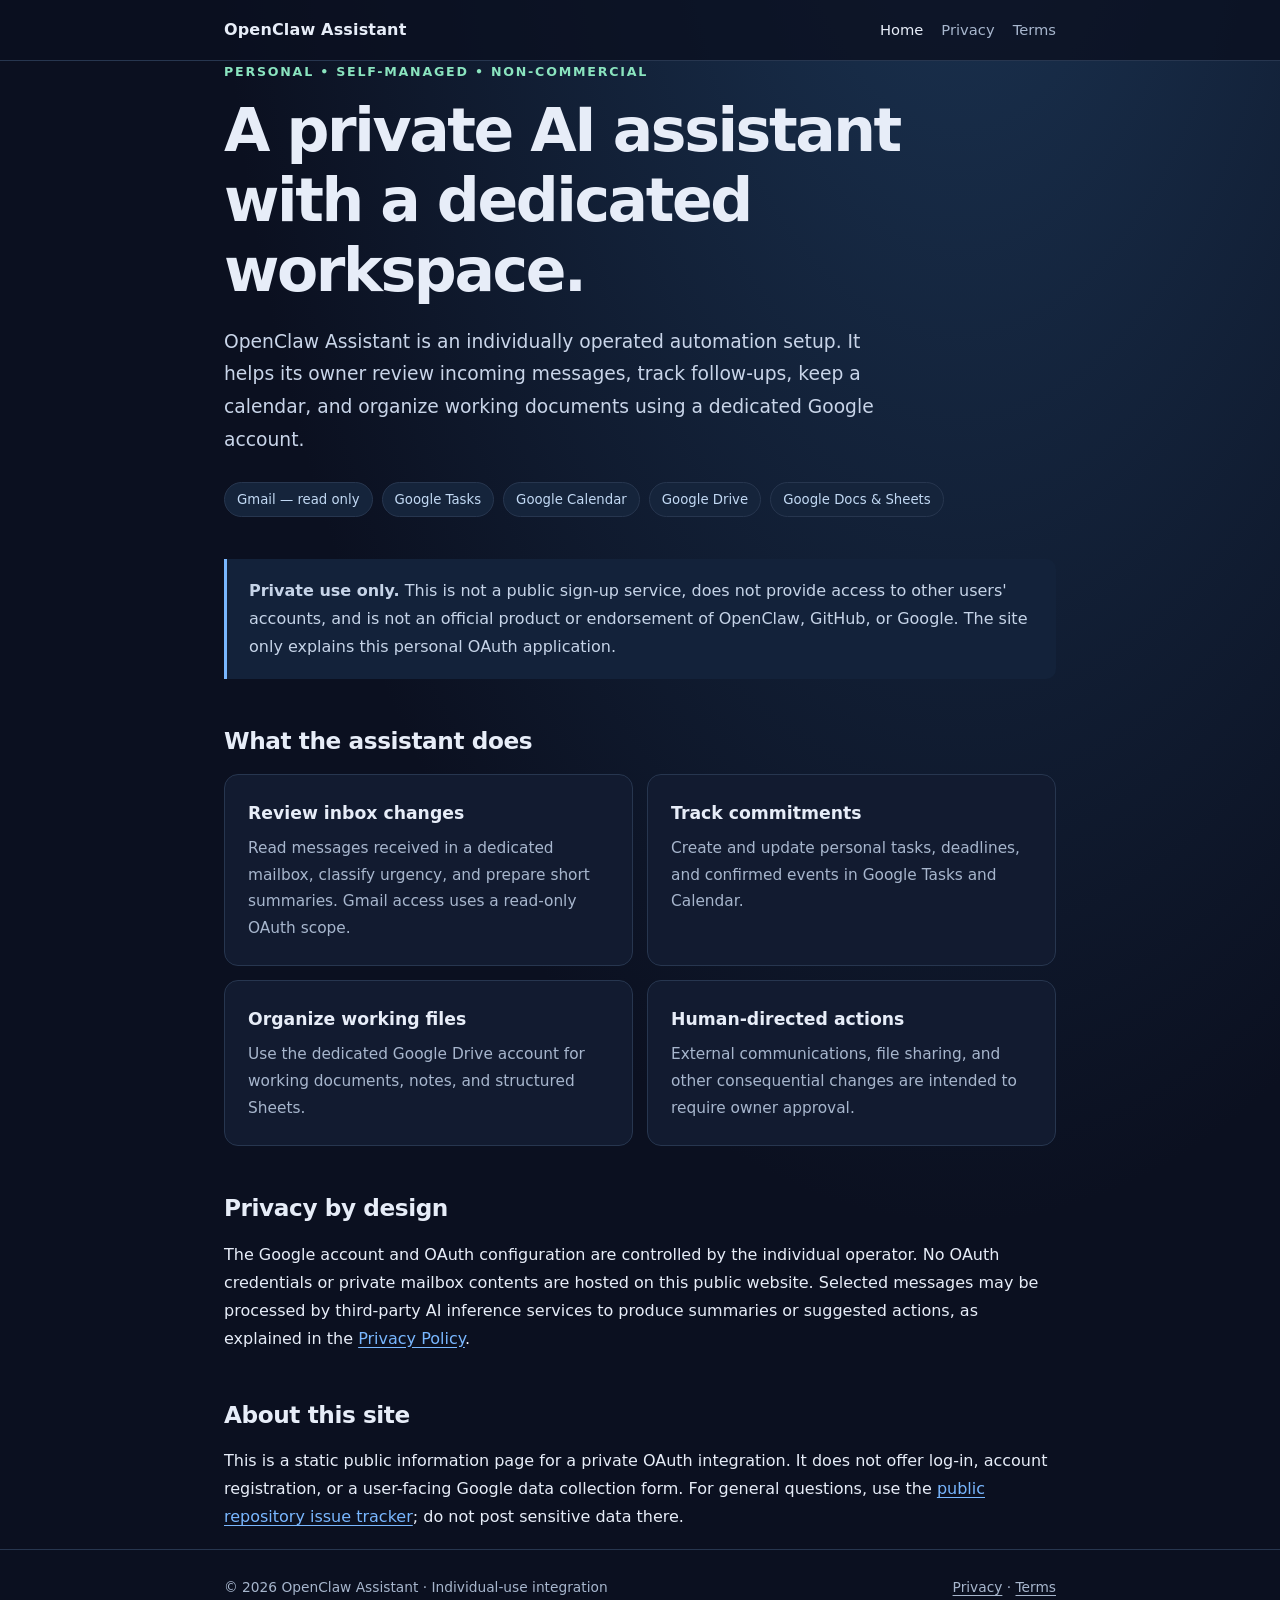
<file: index.html>
<!doctype html>
<html lang="en"><head><meta charset="utf-8"><meta name="viewport" content="width=device-width, initial-scale=1">
<meta name="description" content="OpenClaw Assistant is a private, self-managed AI productivity assistant connecting a dedicated Google account to personal workflows.">
<title>OpenClaw Assistant · Private AI Workspace</title><link rel="stylesheet" href="/assets/site.css"></head>
<body><header><div class="wrap"><a class="brand" href="/">OpenClaw Assistant</a><nav aria-label="Main navigation"><a href="/" aria-current="page">Home</a><a href="/privacy.html">Privacy</a><a href="/terms.html">Terms</a></nav></div></header>
<main class="wrap"><div class="eyebrow">Personal • Self-managed • Non-commercial</div><h1>A private AI assistant<br>with a dedicated workspace.</h1>
<p class="lead">OpenClaw Assistant is an individually operated automation setup. It helps its owner review incoming messages, track follow-ups, keep a calendar, and organize working documents using a dedicated Google account.</p>
<div class="pills"><span class="pill">Gmail — read only</span><span class="pill">Google Tasks</span><span class="pill">Google Calendar</span><span class="pill">Google Drive</span><span class="pill">Google Docs & Sheets</span></div>
<div class="notice"><strong>Private use only.</strong> This is not a public sign-up service, does not provide access to other users' accounts, and is not an official product or endorsement of OpenClaw, GitHub, or Google. The site only explains this personal OAuth application.</div>
<section class="section"><h2>What the assistant does</h2><div class="cards">
<div class="card"><h3>Review inbox changes</h3><p>Read messages received in a dedicated mailbox, classify urgency, and prepare short summaries. Gmail access uses a read-only OAuth scope.</p></div>
<div class="card"><h3>Track commitments</h3><p>Create and update personal tasks, deadlines, and confirmed events in Google Tasks and Calendar.</p></div>
<div class="card"><h3>Organize working files</h3><p>Use the dedicated Google Drive account for working documents, notes, and structured Sheets.</p></div>
<div class="card"><h3>Human-directed actions</h3><p>External communications, file sharing, and other consequential changes are intended to require owner approval.</p></div>
</div></section>
<section class="section"><h2>Privacy by design</h2><p>The Google account and OAuth configuration are controlled by the individual operator. No OAuth credentials or private mailbox contents are hosted on this public website. Selected messages may be processed by third-party AI inference services to produce summaries or suggested actions, as explained in the <a href="/privacy.html">Privacy Policy</a>.</p></section>
<section class="section"><h2>About this site</h2><p>This is a static public information page for a private OAuth integration. It does not offer log-in, account registration, or a user-facing Google data collection form. For general questions, use the <a href="https://github.com/yicongli/yicongli.github.io/issues">public repository issue tracker</a>; do not post sensitive data there.</p></section>
</main><footer><div class="wrap"><span>© 2026 OpenClaw Assistant · Individual-use integration</span><span><a href="/privacy.html">Privacy</a> · <a href="/terms.html">Terms</a></span></div></footer></body></html>
</file>
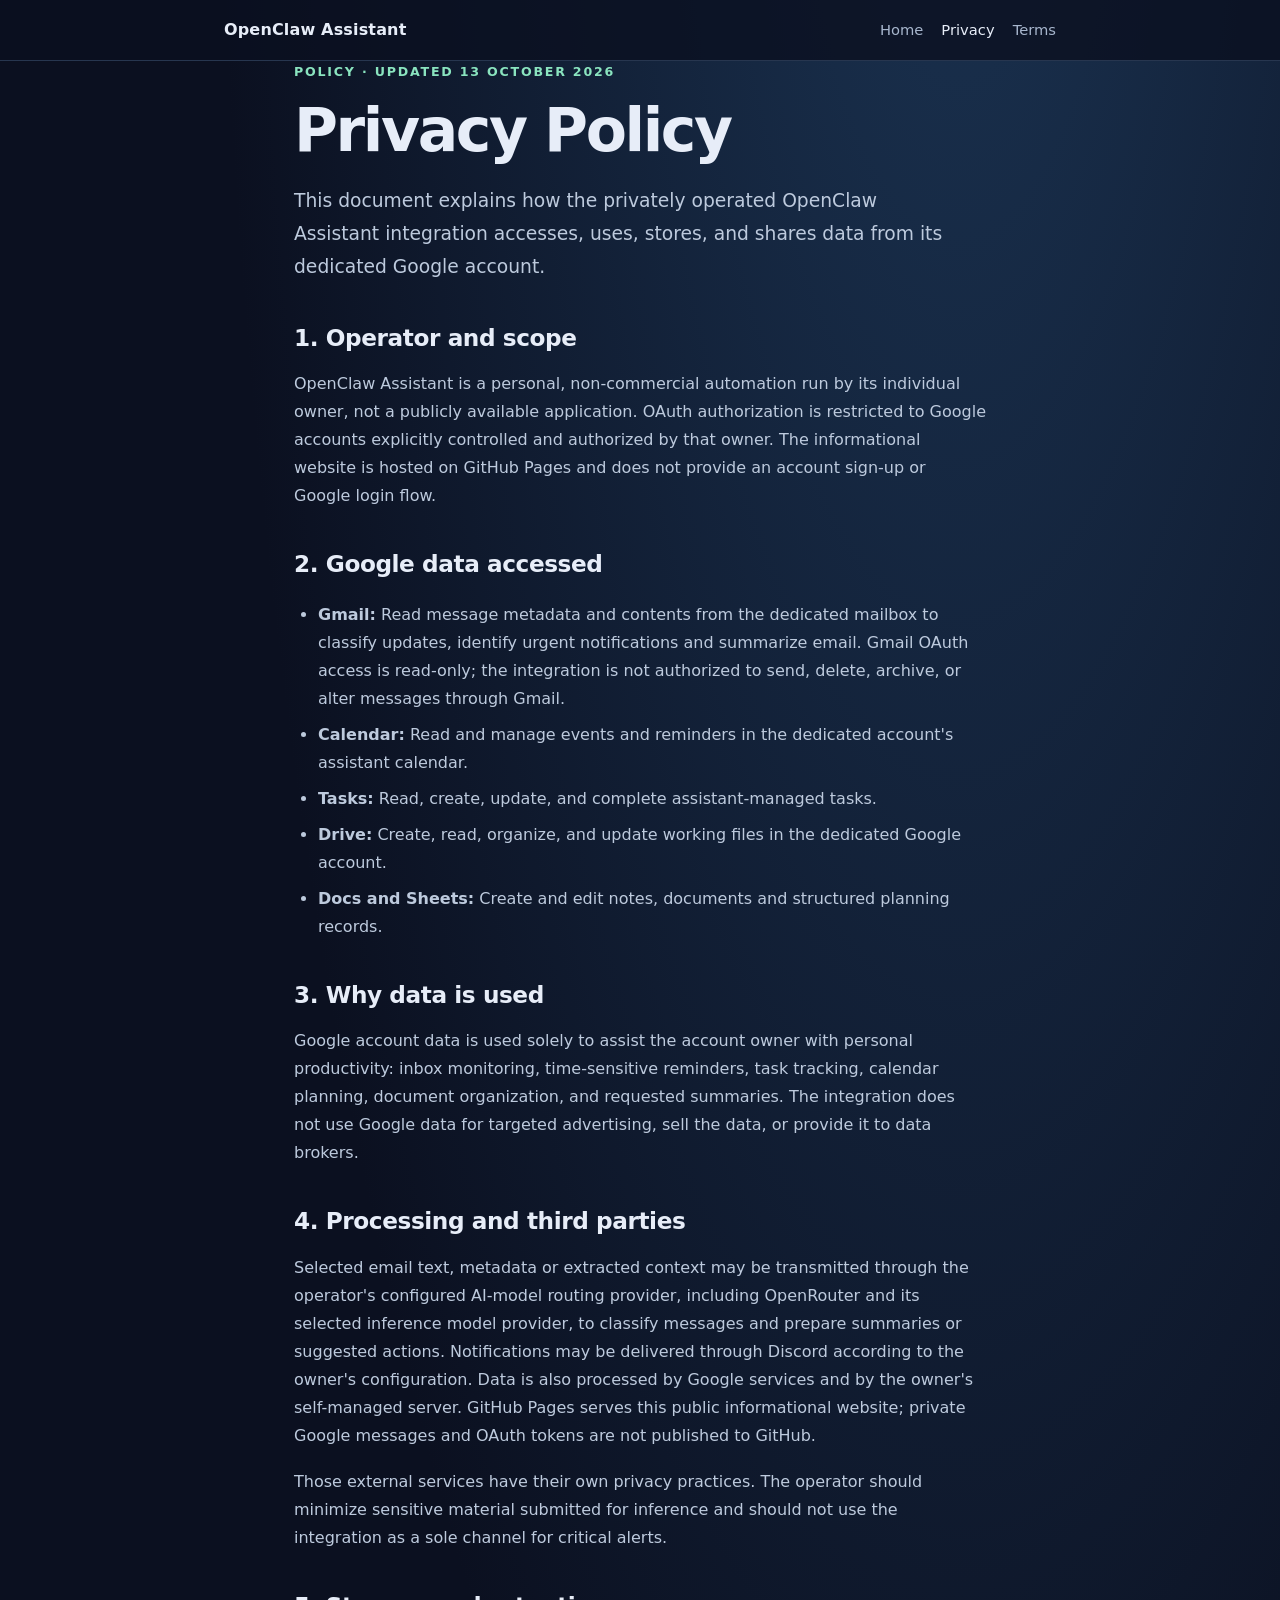
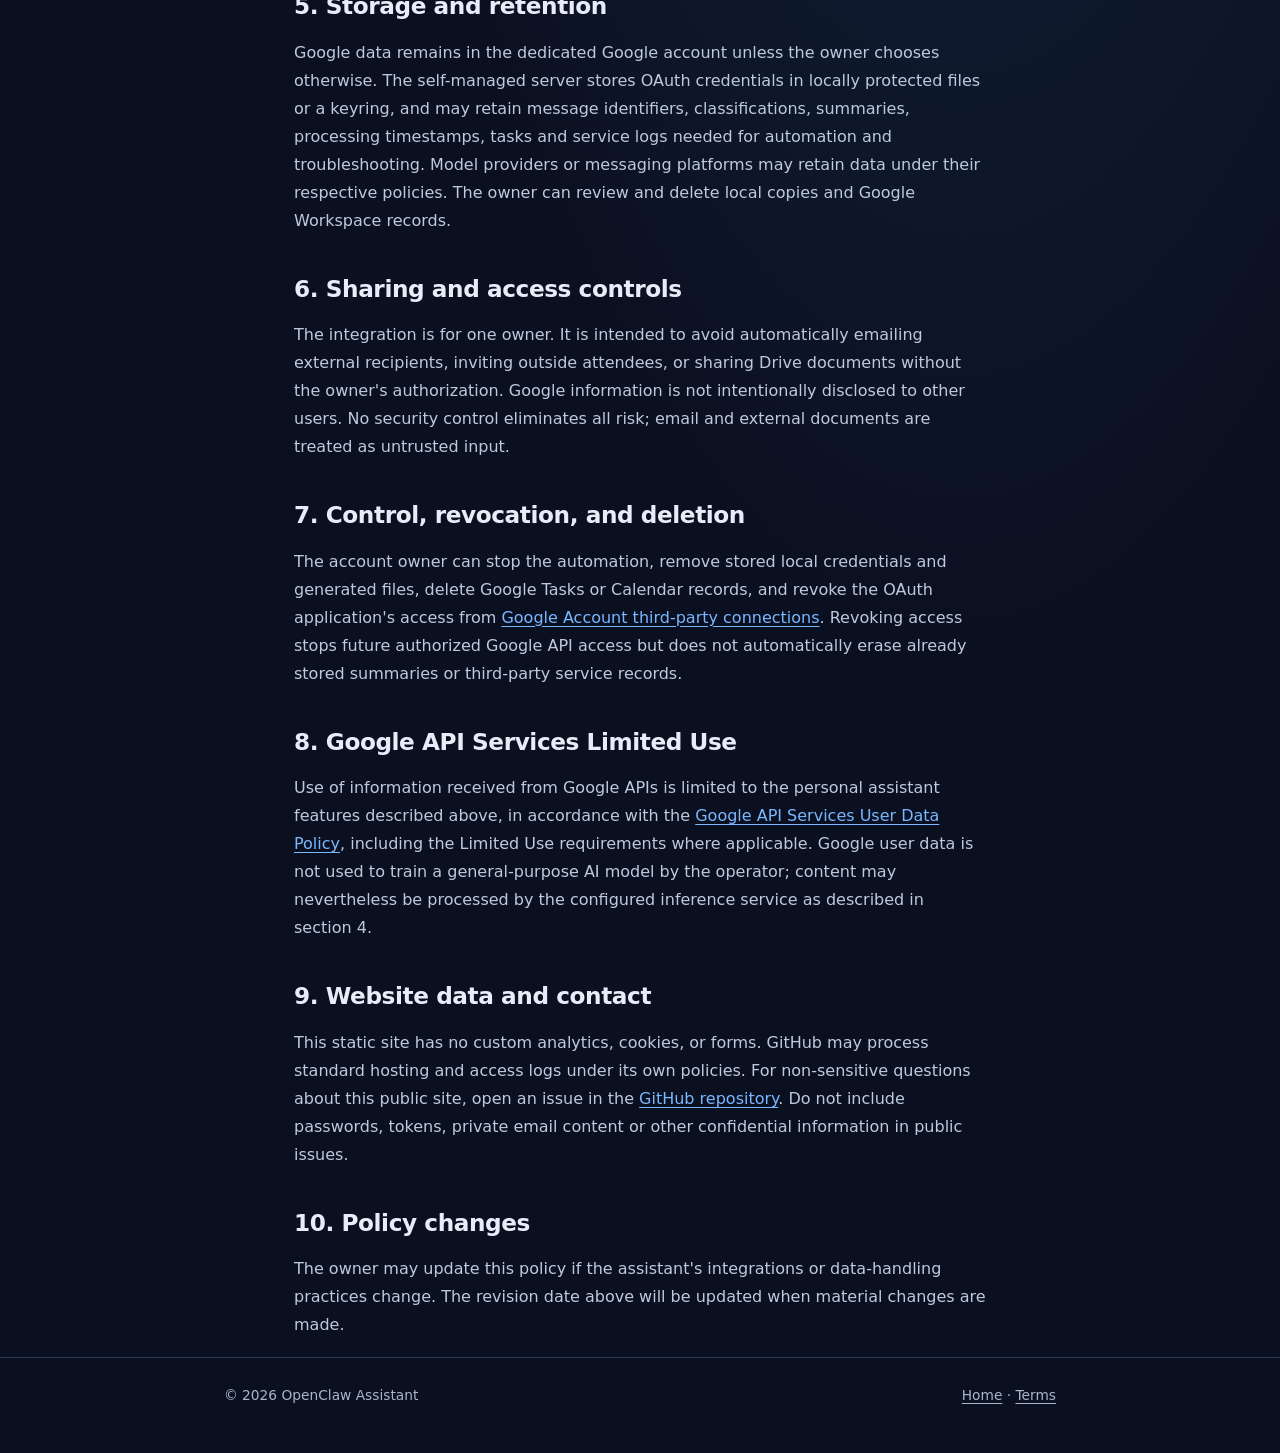
<file: privacy.html>
<!doctype html>
<html lang="en"><head><meta charset="utf-8"><meta name="viewport" content="width=device-width, initial-scale=1"><meta name="description" content="Privacy policy for the individually operated OpenClaw Assistant Google OAuth integration.">
<title>Privacy Policy · OpenClaw Assistant</title><link rel="stylesheet" href="/assets/site.css"></head>
<body><header><div class="wrap"><a class="brand" href="/">OpenClaw Assistant</a><nav aria-label="Main navigation"><a href="/">Home</a><a href="/privacy.html" aria-current="page">Privacy</a><a href="/terms.html">Terms</a></nav></div></header>
<main class="wrap doc"><div class="eyebrow">Policy · Updated 13 October 2026</div><h1>Privacy Policy</h1>
<p class="lead">This document explains how the privately operated OpenClaw Assistant integration accesses, uses, stores, and shares data from its dedicated Google account.</p>
<h2>1. Operator and scope</h2><p>OpenClaw Assistant is a personal, non-commercial automation run by its individual owner, not a publicly available application. OAuth authorization is restricted to Google accounts explicitly controlled and authorized by that owner. The informational website is hosted on GitHub Pages and does not provide an account sign-up or Google login flow.</p>
<h2>2. Google data accessed</h2><ul>
<li><strong>Gmail:</strong> Read message metadata and contents from the dedicated mailbox to classify updates, identify urgent notifications and summarize email. Gmail OAuth access is read-only; the integration is not authorized to send, delete, archive, or alter messages through Gmail.</li>
<li><strong>Calendar:</strong> Read and manage events and reminders in the dedicated account's assistant calendar.</li>
<li><strong>Tasks:</strong> Read, create, update, and complete assistant-managed tasks.</li>
<li><strong>Drive:</strong> Create, read, organize, and update working files in the dedicated Google account.</li>
<li><strong>Docs and Sheets:</strong> Create and edit notes, documents and structured planning records.</li></ul>
<h2>3. Why data is used</h2><p>Google account data is used solely to assist the account owner with personal productivity: inbox monitoring, time-sensitive reminders, task tracking, calendar planning, document organization, and requested summaries. The integration does not use Google data for targeted advertising, sell the data, or provide it to data brokers.</p>
<h2>4. Processing and third parties</h2><p>Selected email text, metadata or extracted context may be transmitted through the operator's configured AI-model routing provider, including OpenRouter and its selected inference model provider, to classify messages and prepare summaries or suggested actions. Notifications may be delivered through Discord according to the owner's configuration. Data is also processed by Google services and by the owner's self-managed server. GitHub Pages serves this public informational website; private Google messages and OAuth tokens are not published to GitHub.</p>
<p>Those external services have their own privacy practices. The operator should minimize sensitive material submitted for inference and should not use the integration as a sole channel for critical alerts.</p>
<h2>5. Storage and retention</h2><p>Google data remains in the dedicated Google account unless the owner chooses otherwise. The self-managed server stores OAuth credentials in locally protected files or a keyring, and may retain message identifiers, classifications, summaries, processing timestamps, tasks and service logs needed for automation and troubleshooting. Model providers or messaging platforms may retain data under their respective policies. The owner can review and delete local copies and Google Workspace records.</p>
<h2>6. Sharing and access controls</h2><p>The integration is for one owner. It is intended to avoid automatically emailing external recipients, inviting outside attendees, or sharing Drive documents without the owner's authorization. Google information is not intentionally disclosed to other users. No security control eliminates all risk; email and external documents are treated as untrusted input.</p>
<h2>7. Control, revocation, and deletion</h2><p>The account owner can stop the automation, remove stored local credentials and generated files, delete Google Tasks or Calendar records, and revoke the OAuth application's access from <a href="https://myaccount.google.com/connections">Google Account third-party connections</a>. Revoking access stops future authorized Google API access but does not automatically erase already stored summaries or third-party service records.</p>
<h2>8. Google API Services Limited Use</h2><p>Use of information received from Google APIs is limited to the personal assistant features described above, in accordance with the <a href="https://developers.google.com/terms/api-services-user-data-policy">Google API Services User Data Policy</a>, including the Limited Use requirements where applicable. Google user data is not used to train a general-purpose AI model by the operator; content may nevertheless be processed by the configured inference service as described in section 4.</p>
<h2>9. Website data and contact</h2><p>This static site has no custom analytics, cookies, or forms. GitHub may process standard hosting and access logs under its own policies. For non-sensitive questions about this public site, open an issue in the <a href="https://github.com/yicongli/yicongli.github.io/issues">GitHub repository</a>. Do not include passwords, tokens, private email content or other confidential information in public issues.</p>
<h2>10. Policy changes</h2><p>The owner may update this policy if the assistant's integrations or data-handling practices change. The revision date above will be updated when material changes are made.</p>
</main><footer><div class="wrap"><span>© 2026 OpenClaw Assistant</span><span><a href="/">Home</a> · <a href="/terms.html">Terms</a></span></div></footer></body></html>
</file>
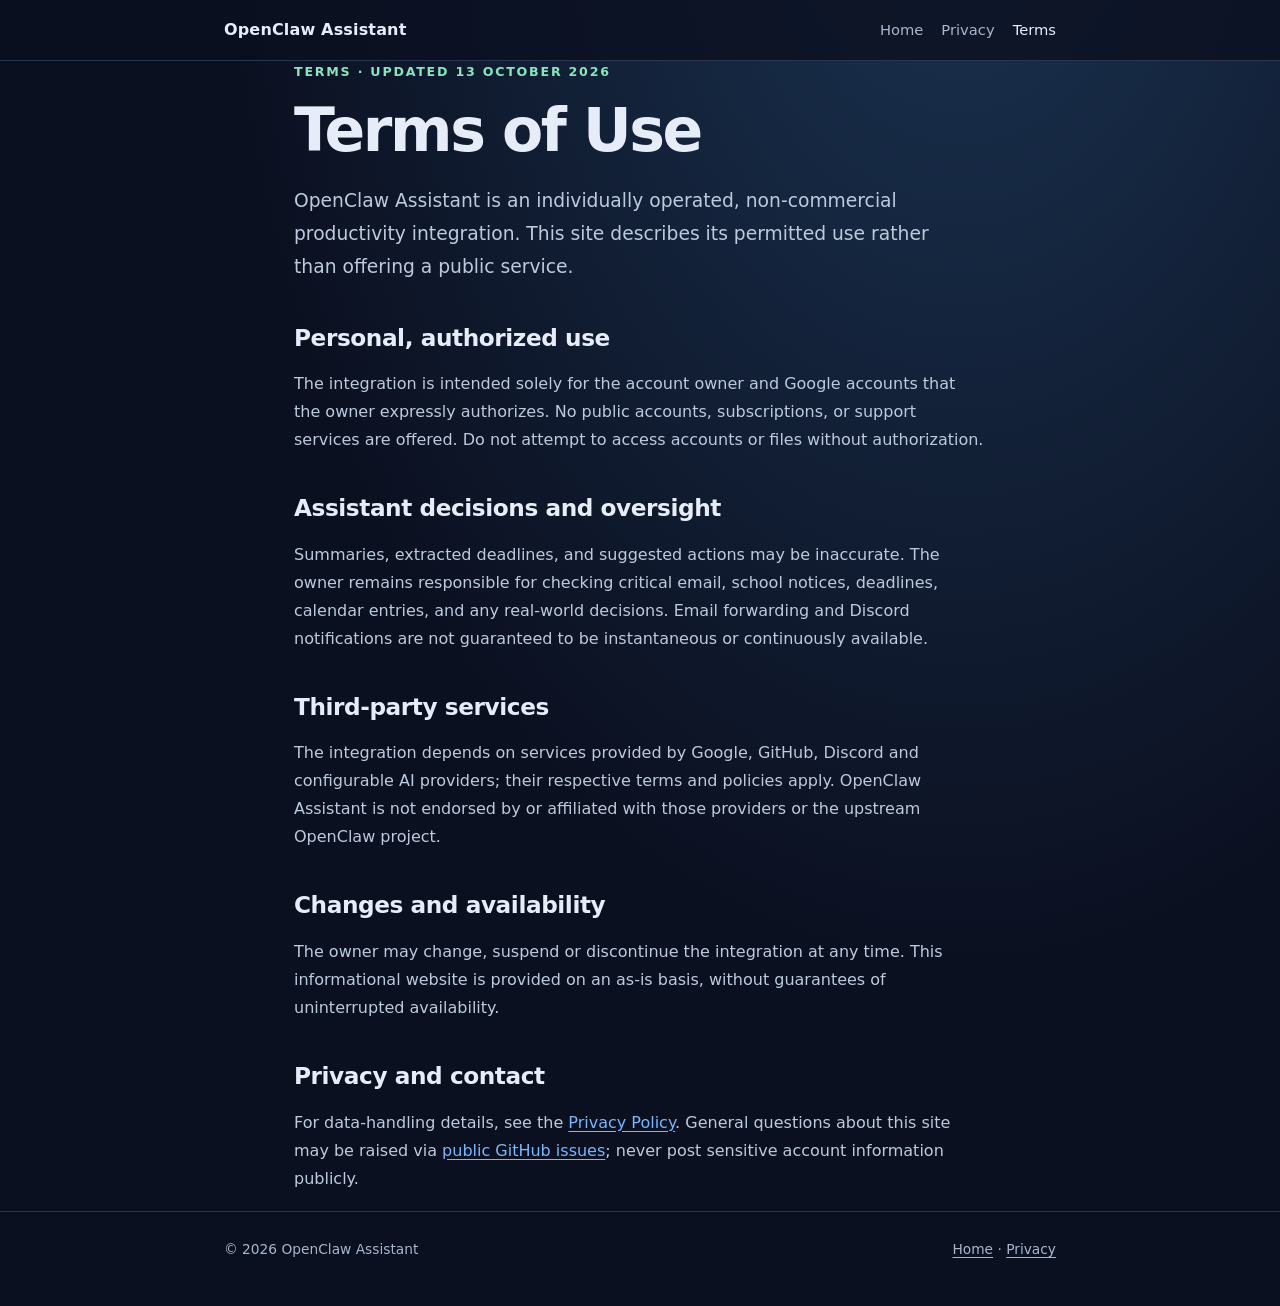
<file: terms.html>
<!doctype html>
<html lang="en"><head><meta charset="utf-8"><meta name="viewport" content="width=device-width, initial-scale=1"><meta name="description" content="Terms of use for OpenClaw Assistant, a private individually operated Google OAuth integration.">
<title>Terms of Use · OpenClaw Assistant</title><link rel="stylesheet" href="/assets/site.css"></head>
<body><header><div class="wrap"><a class="brand" href="/">OpenClaw Assistant</a><nav aria-label="Main navigation"><a href="/">Home</a><a href="/privacy.html">Privacy</a><a href="/terms.html" aria-current="page">Terms</a></nav></div></header>
<main class="wrap doc"><div class="eyebrow">Terms · Updated 13 October 2026</div><h1>Terms of Use</h1>
<p class="lead">OpenClaw Assistant is an individually operated, non-commercial productivity integration. This site describes its permitted use rather than offering a public service.</p>
<h2>Personal, authorized use</h2><p>The integration is intended solely for the account owner and Google accounts that the owner expressly authorizes. No public accounts, subscriptions, or support services are offered. Do not attempt to access accounts or files without authorization.</p>
<h2>Assistant decisions and oversight</h2><p>Summaries, extracted deadlines, and suggested actions may be inaccurate. The owner remains responsible for checking critical email, school notices, deadlines, calendar entries, and any real-world decisions. Email forwarding and Discord notifications are not guaranteed to be instantaneous or continuously available.</p>
<h2>Third-party services</h2><p>The integration depends on services provided by Google, GitHub, Discord and configurable AI providers; their respective terms and policies apply. OpenClaw Assistant is not endorsed by or affiliated with those providers or the upstream OpenClaw project.</p>
<h2>Changes and availability</h2><p>The owner may change, suspend or discontinue the integration at any time. This informational website is provided on an as-is basis, without guarantees of uninterrupted availability.</p>
<h2>Privacy and contact</h2><p>For data-handling details, see the <a href="/privacy.html">Privacy Policy</a>. General questions about this site may be raised via <a href="https://github.com/yicongli/yicongli.github.io/issues">public GitHub issues</a>; never post sensitive account information publicly.</p>
</main><footer><div class="wrap"><span>© 2026 OpenClaw Assistant</span><span><a href="/">Home</a> · <a href="/privacy.html">Privacy</a></span></div></footer></body></html>
</file>
<file: assets/site.css>
:root{color-scheme:dark;--bg:#0b1020;--surface:#121b30;--border:#27364f;--ink:#e7edf8;--muted:#a7b6cd;--accent:#79b7ff;--ok:#8ae4bf}*{box-sizing:border-box}html{scroll-behavior:smooth}body{margin:0;background:radial-gradient(ellipse at 75% -15%,#1b3453 0,transparent 55%),var(--bg);font:16px/1.75 system-ui,-apple-system,BlinkMacSystemFont,"Segoe UI",sans-serif;color:var(--ink)}a{color:var(--accent);text-underline-offset:3px}a:hover{color:#b9dcff}.wrap{max-width:880px;margin:auto;padding:0 24px}header{border-bottom:1px solid var(--border);background:#0b1020cc}header .wrap{display:flex;align-items:center;justify-content:space-between;gap:20px;padding-top:16px;padding-bottom:16px}nav{display:flex;gap:18px;flex-wrap:wrap}nav a{font-size:.92rem;text-decoration:none;color:var(--muted)}nav a[aria-current="page"]{color:var(--ink)}.brand{font-weight:700;letter-spacing:.01em;color:var(--ink);text-decoration:none}main{padding-top:72px;padding-bottom:75px}.eyebrow{font-size:.79rem;letter-spacing:.14em;text-transform:uppercase;color:var(--ok);font-weight:750}h1{font-size:clamp(2.2rem,6vw,3.75rem);line-height:1.17;letter-spacing:-.04em;margin:12px 0 20px}h2{font-size:1.45rem;letter-spacing:-.018em;margin:0 0 12px}h3{font-size:1.08rem;margin:0 0 7px}p{margin:0 0 18px}.lead{font-size:1.17rem;color:#c9d5e9;max-width:670px}.pills{display:flex;flex-wrap:wrap;gap:9px;margin:25px 0 42px}.pill{padding:5px 12px;border:1px solid var(--border);border-radius:999px;background:#15243b;color:#c2d9f4;font-size:.83rem}.section{margin-top:42px}.cards{display:grid;grid-template-columns:repeat(2,minmax(0,1fr));gap:14px}.card{background:var(--surface);border:1px solid var(--border);border-radius:14px;padding:23px}.card p{font-size:.96rem;color:var(--muted);margin-bottom:0}.notice{border-left:3px solid var(--accent);background:#13223a;padding:18px 22px;border-radius:0 10px 10px 0;color:#c6d4e8}.doc{max-width:740px}.doc h2{margin-top:34px}.doc p,.doc li{color:#bdcadd}.doc ul{padding-left:24px}.doc li{margin-bottom:8px}.doc small{color:var(--muted)}footer{border-top:1px solid var(--border);padding:25px 0 45px;color:var(--muted);font-size:.86rem}footer .wrap{display:flex;justify-content:space-between;gap:16px;flex-wrap:wrap}footer a{color:var(--muted)}@media(max-width:640px){header .wrap{align-items:flex-start;flex-direction:column;gap:9px}main{padding-top:46px}.cards{grid-template-columns:1fr}}
</file>
